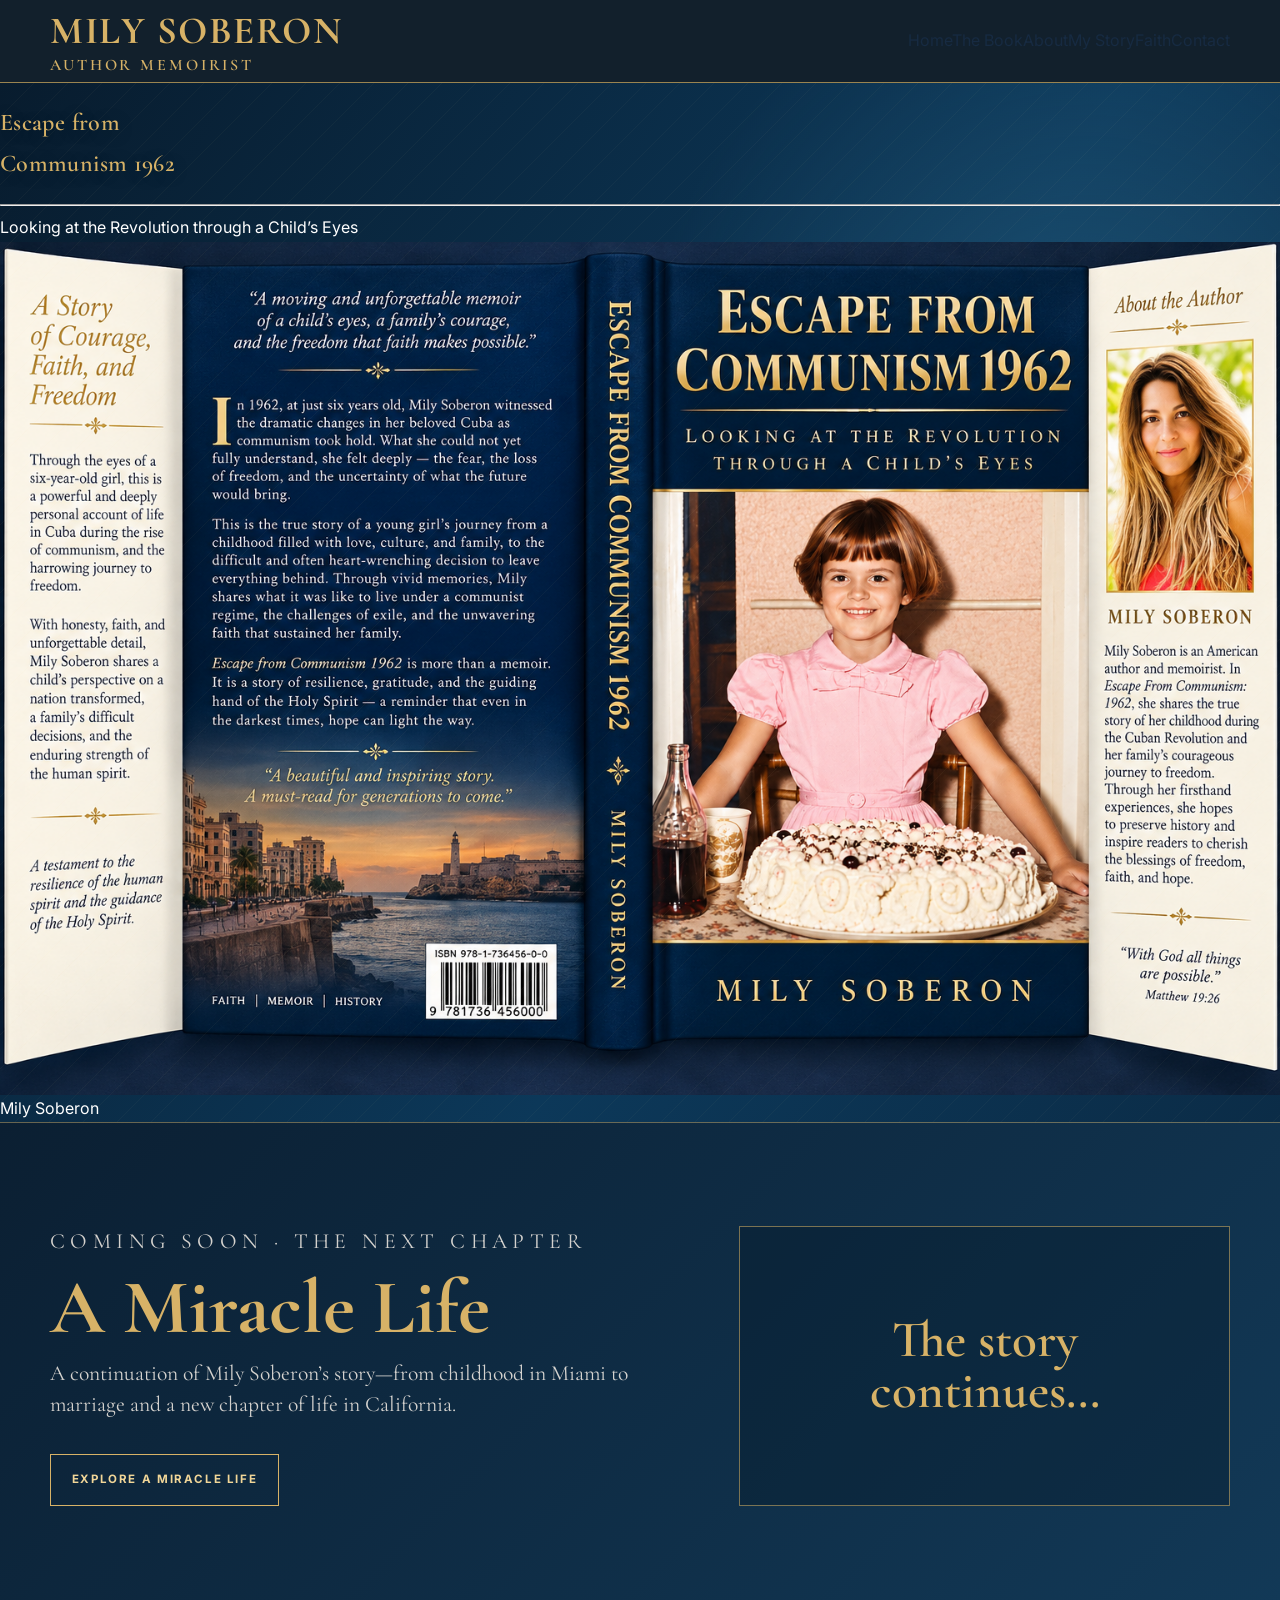
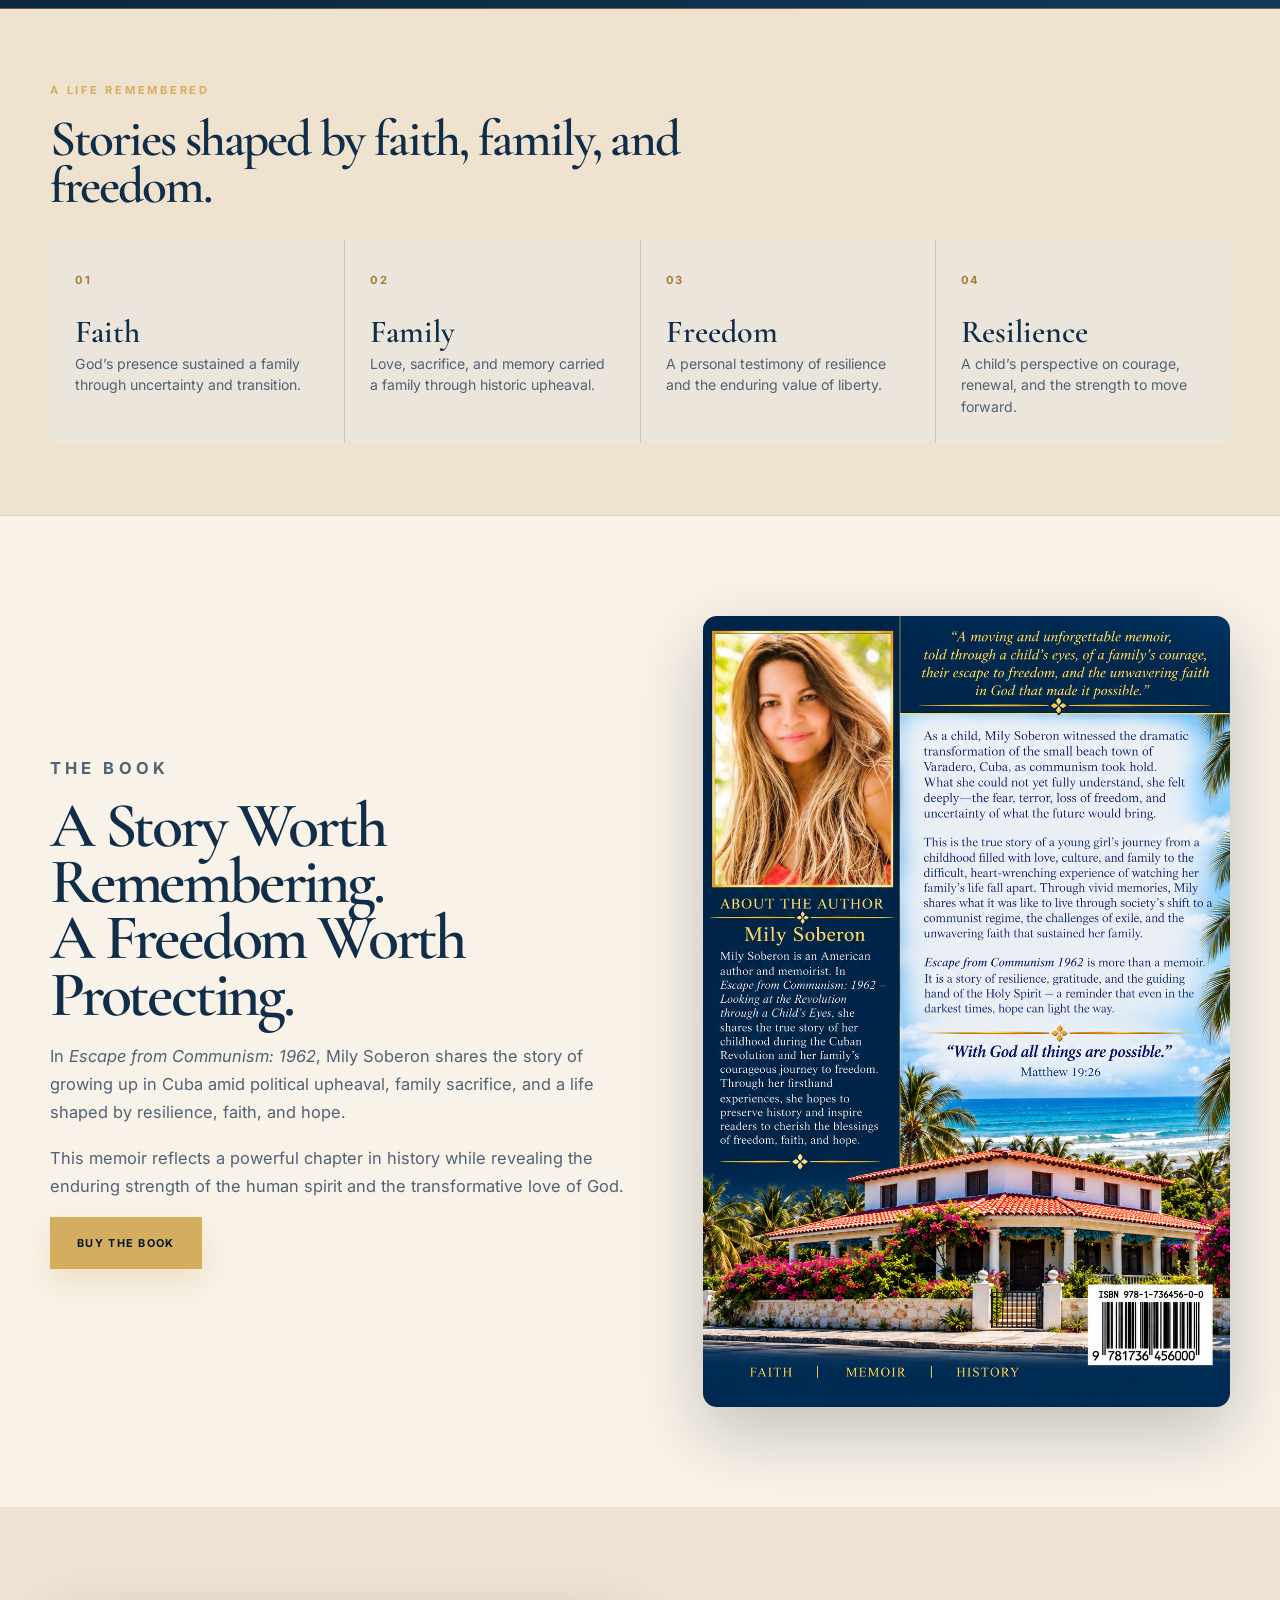
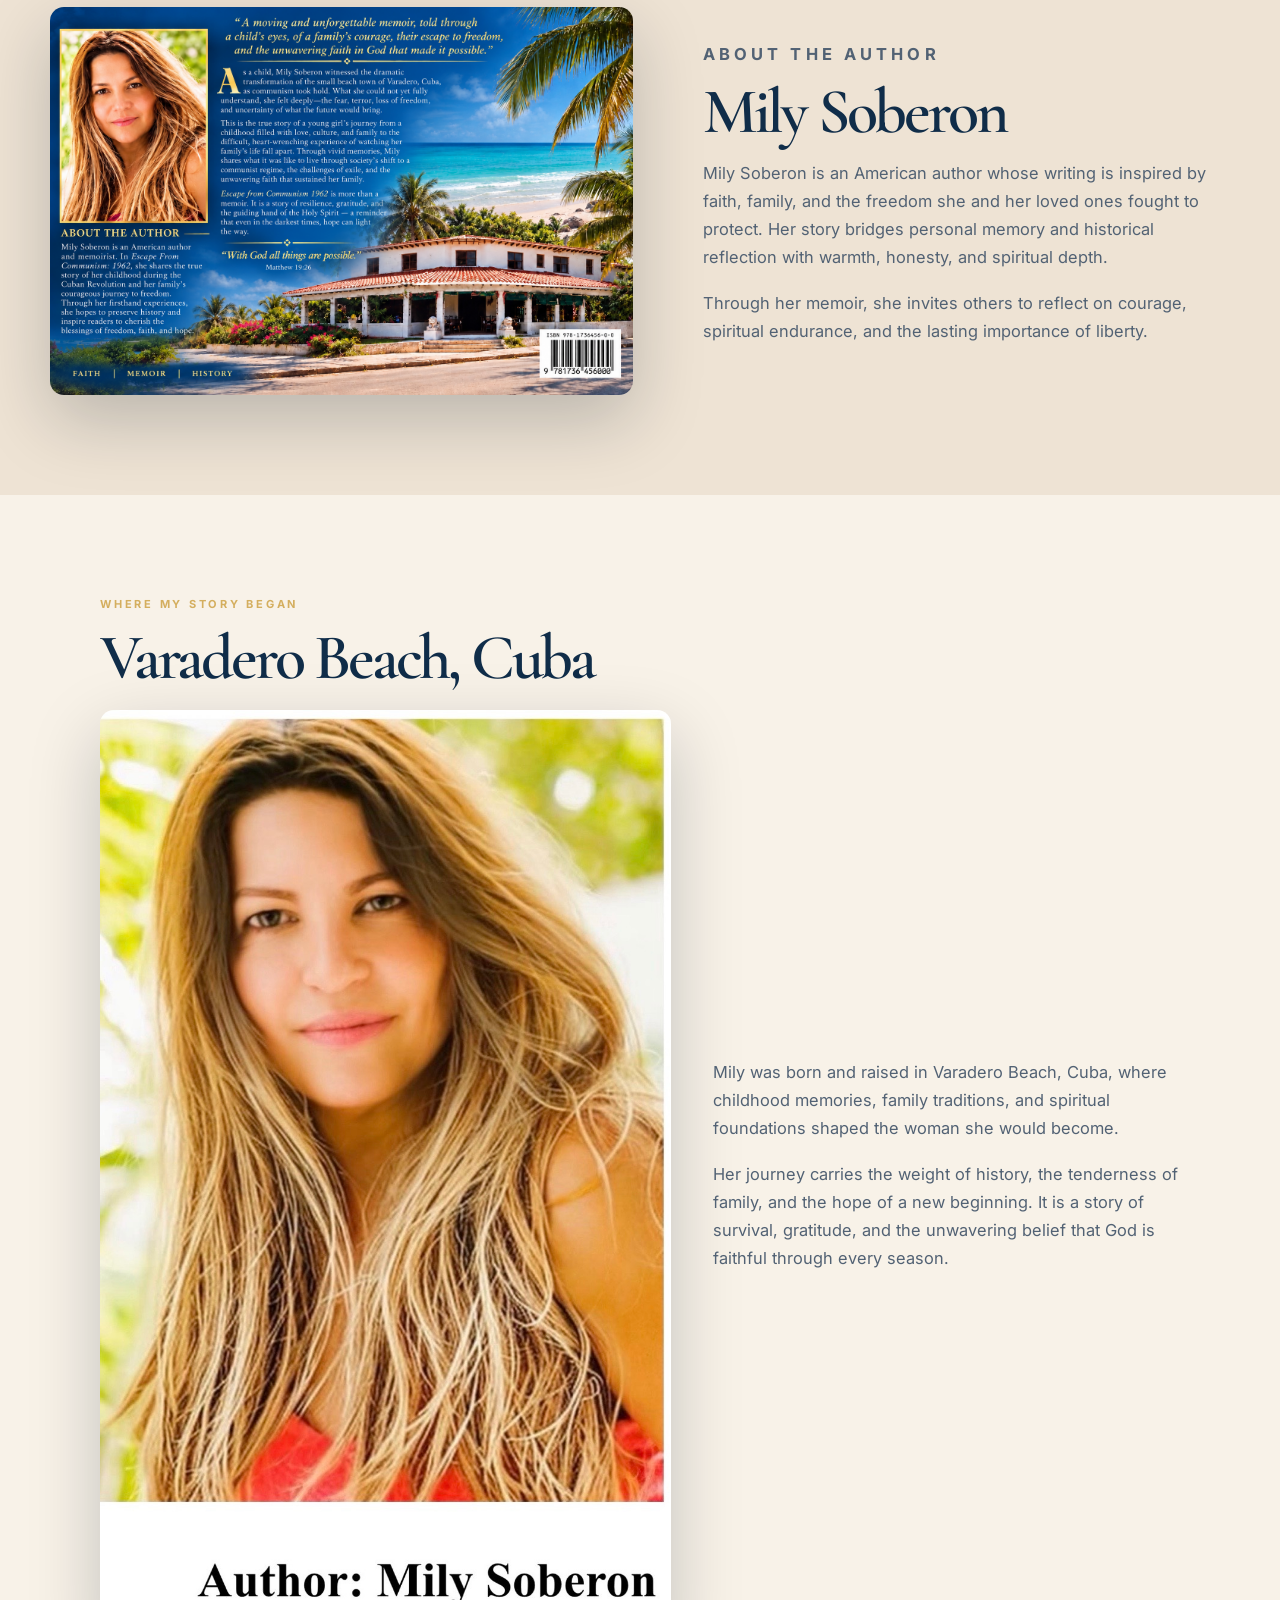
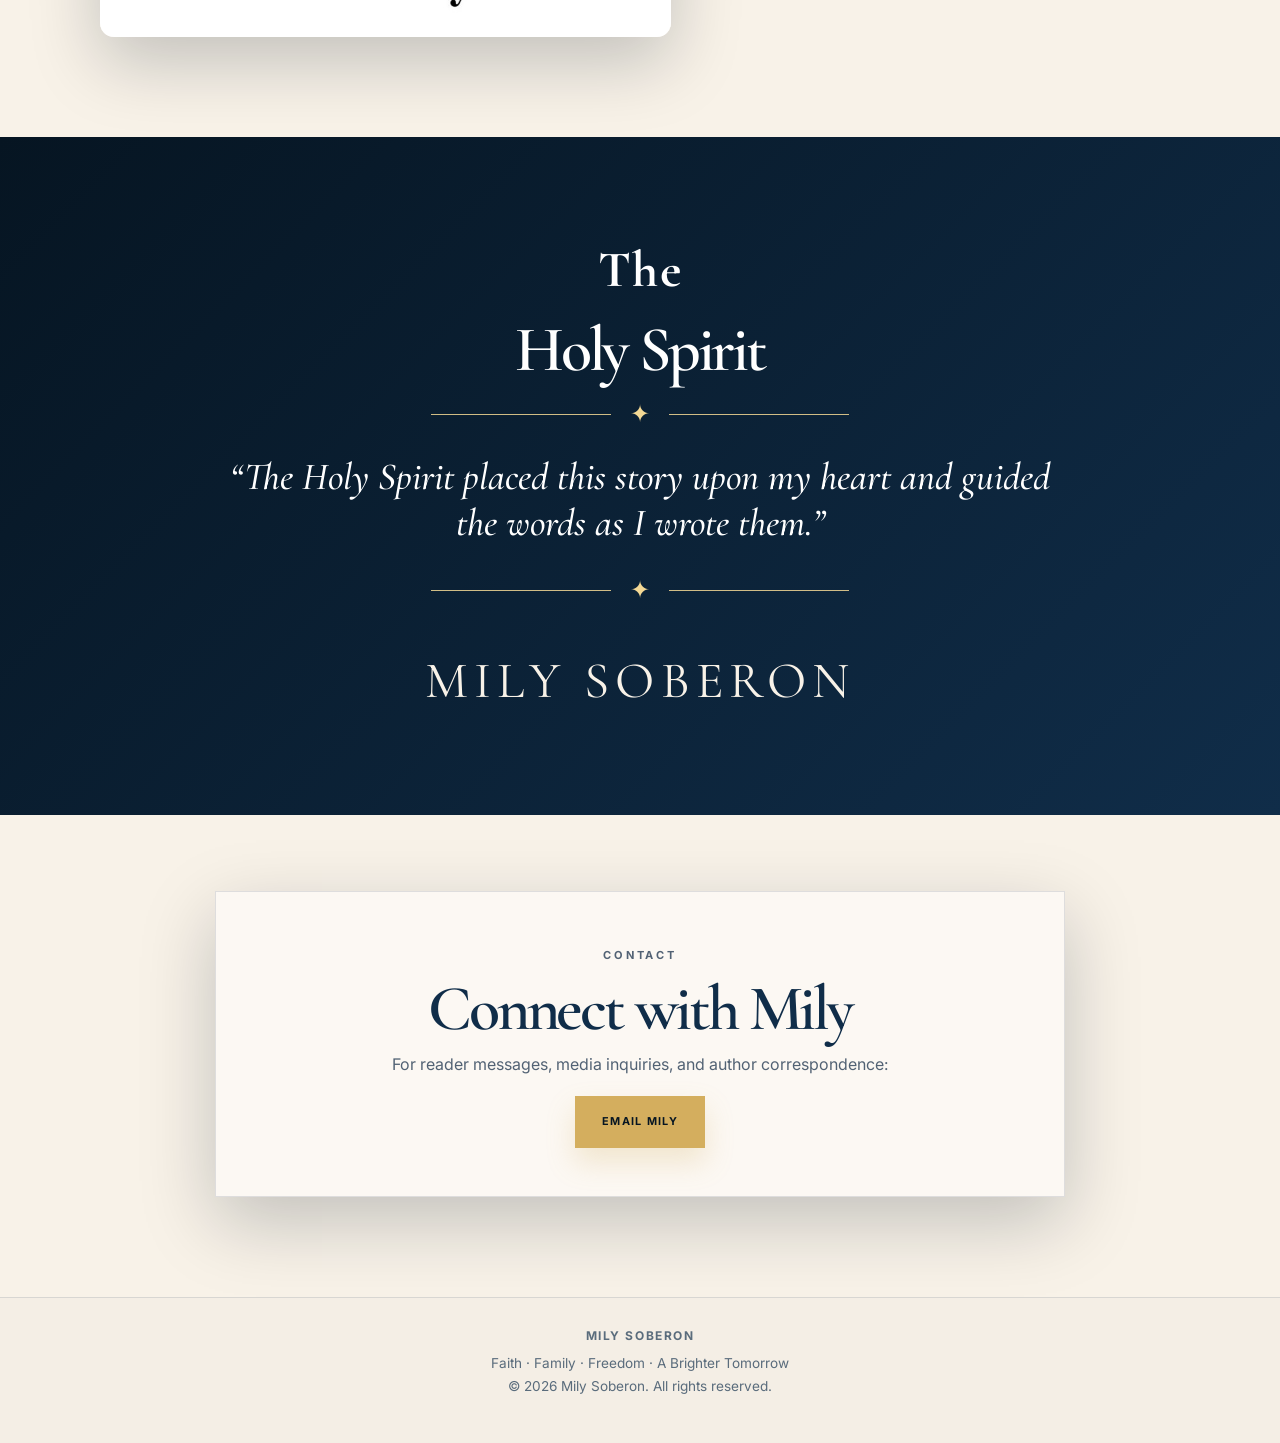
<file: index.html>
<!doctype html>
<html lang="en">
  <head>
    <meta charset="utf-8" />
    <meta name="viewport" content="width=device-width, initial-scale=1" />
    <title>Mily Soberon | Escape from Communism 1962</title>
    <meta name="description" content="Escape from Communism 1962 by Mily Soberon — a memoir of faith, family, freedom, and resilience." />
    <link rel="preconnect" href="https://fonts.googleapis.com" />
    <link rel="preconnect" href="https://fonts.gstatic.com" crossorigin />
    <link href="https://fonts.googleapis.com/css2?family=Cormorant+Garamond:wght@400;500;600;700&family=Inter:wght@400;500;600;700&display=swap" rel="stylesheet" />
    <link rel="stylesheet" href="style.css" />
    <style>
      .brand { display:flex; flex-direction:column; line-height:1.1; }
      .brand-name {
        color:#d7b267;
        font-family:"Cormorant Garamond",serif;
        font-size:clamp(2rem,3vw,2.8rem);
        font-weight:700;
        letter-spacing:.04em;
        text-transform:uppercase;
        text-shadow:0 1px 0 rgba(0,0,0,.18);
      }
      .brand-role {
        color:#d7b267;
        font-family:"Cormorant Garamond",serif;
        font-size:1rem;
        font-weight:600;
        letter-spacing:.18em;
        text-transform:uppercase;
        margin-top:.2rem;
      }
      .hero-title { color:#d7b267; font-family:"Cormorant Garamond",serif; font-weight:600; letter-spacing:.015em; text-shadow:0 3px 18px rgba(0,0,0,.3); }
      .miracle-teaser { background: linear-gradient(135deg,#0b1f32,#123957); border-top:1px solid rgba(215,178,103,.45); border-bottom:1px solid rgba(215,178,103,.45); padding:clamp(4rem,8vw,7rem) 0; }
      .miracle-teaser-inner { display:grid; grid-template-columns:1.1fr .9fr; align-items:center; gap:clamp(2rem,7vw,7rem); }
      .miracle-teaser h2 { color:#d7b267; font:700 clamp(3rem,6vw,6rem)/.9 "Cormorant Garamond",serif; margin:.7rem 0 1rem; }
      .miracle-teaser p { max-width:600px; color:rgba(246,239,231,.86); font:1.35rem/1.45 "Cormorant Garamond",serif; }
      .miracle-teaser-art { border:1px solid rgba(215,178,103,.55); min-height:280px; display:grid; place-items:center; padding:2rem; background:rgba(6,21,34,.3); }
      .miracle-teaser-art span { color:#d7b267; font:600 clamp(2rem,4vw,4rem)/1 "Cormorant Garamond",serif; text-align:center; }
      .miracle-link { display:inline-block; margin-top:1rem; padding:.95rem 1.3rem; border:1px solid #d7b267; color:#f1d698; text-transform:uppercase; letter-spacing:.14em; font-size:.72rem; font-weight:700; }
      @media(max-width:760px){.miracle-teaser-inner{grid-template-columns:1fr}.miracle-teaser-art{min-height:210px}}
      .faith-section { background:linear-gradient(135deg,#061522,#102d49); padding:clamp(3rem,7vw,6rem) 0; }
      .faith-plate { width:min(1100px,calc(100% - 32px)); margin:0 auto; text-align:center; color:#f8f2e8; }
      .faith-kicker { font-family:"Cormorant Garamond",serif; font-size:clamp(2.2rem,4vw,4rem); font-weight:700; letter-spacing:.02em; margin:0 0 .5rem; color:#fff; }
      .faith-title { margin:0; font-family:"Cormorant Garamond",serif; font-size:clamp(3.3rem,8vw,8rem); line-height:.88; letter-spacing:-.04em; color:#fff; font-weight:700; }
      .faith-divider,.faith-rule-bottom { display:flex; align-items:center; justify-content:center; gap:1.2rem; margin:1.5rem auto 1.75rem; color:#f4d995; }
      .faith-divider::before,.faith-divider::after,.faith-rule-bottom::before,.faith-rule-bottom::after { content:""; display:block; width:min(180px,24vw); height:1px; background:rgba(244,217,149,.85); }
      .faith-divider span,.faith-rule-bottom span { font-size:1.5rem; line-height:1; color:#f4d995; }
      .faith-quote { margin:0 auto; max-width:860px; font-family:"Cormorant Garamond",serif; font-size:clamp(2rem,3vw,3.2rem); line-height:1.2; color:#fff; font-style:italic; font-weight:500; }
      .faith-signoff { margin-top:2.25rem; font-family:"Cormorant Garamond",serif; font-size:clamp(2.3rem,4vw,4rem); letter-spacing:.12em; text-transform:uppercase; color:#f8f2e8; }
      .faith-rule-bottom { margin:2rem auto 0; }
    </style>
  </head>
  <body>
    <a class="skip-link" href="#main-content">Skip to content</a>
    <header class="site-header"><div class="container nav-wrap"><a class="brand" href="#home" aria-label="Mily Soberon home"><span class="brand-name">Mily Soberon</span><span class="brand-role">AUTHOR MEMOIRIST</span></a><nav aria-label="Primary navigation"><a href="#home">Home</a><a href="#book">The Book</a><a href="#about">About</a><a href="#story">My Story</a><a href="#faith">Faith</a><a href="#contact">Contact</a></nav></div></header>
    <main id="main-content">
      <section class="hero" id="home"><div class="hero-shell"><h1 class="hero-title">Escape from<br />Communism 1962</h1><hr class="hero-line" /><span class="hero-subtitle">Looking at the Revolution through a Child’s Eyes</span><div class="hero-image-wrap"><img class="hero-image" src="assets/book-cover.png" alt="Escape from Communism 1962 book cover featuring Mily Soberon as a child with a cake" /></div><div class="hero-author-name">Mily Soberon</div></div></section>
      <section class="miracle-teaser" aria-labelledby="miracle-title"><div class="container miracle-teaser-inner"><div><p class="eyebrow">Coming Soon · The Next Chapter</p><h2 id="miracle-title">A Miracle Life</h2><p>A continuation of Mily Soberon’s story—from childhood in Miami to marriage and a new chapter of life in California.</p><a class="miracle-link" href="miracle-life.html">Explore A Miracle Life</a></div><div class="miracle-teaser-art" aria-hidden="true"><span>The story<br />continues…</span></div></div></section>
      <section class="highlights-section" aria-label="Memoir themes"><div class="container"><div class="section-head"><p class="eyebrow">A Life Remembered</p><h2>Stories shaped by faith, family, and freedom.</h2></div><div class="feature-grid"><article class="feature-card"><span class="feature-number">01</span><h3>Faith</h3><p>God’s presence sustained a family through uncertainty and transition.</p></article><article class="feature-card"><span class="feature-number">02</span><h3>Family</h3><p>Love, sacrifice, and memory carried a family through historic upheaval.</p></article><article class="feature-card"><span class="feature-number">03</span><h3>Freedom</h3><p>A personal testimony of resilience and the enduring value of liberty.</p></article><article class="feature-card"><span class="feature-number">04</span><h3>Resilience</h3><p>A child’s perspective on courage, renewal, and the strength to move forward.</p></article></div></div></section>
      <section id="book" class="content-section book-section"><div class="container split-layout"><div class="copy-block"><p class="eyebrow">The Book</p><h2>A Story Worth Remembering.<br />A Freedom Worth Protecting.</h2><p>In <em>Escape from Communism: 1962</em>, Mily Soberon shares the story of growing up in Cuba amid political upheaval, family sacrifice, and a life shaped by resilience, faith, and hope.</p><p>This memoir reflects a powerful chapter in history while revealing the enduring strength of the human spirit and the transformative love of God.</p><div class="cta-row"><a class="button button-primary" href="https://www.amazon.com/s?k=Escape+from+Communism+1962+Mily+Soberon" target="_blank" rel="noopener noreferrer">Buy the Book</a></div></div><div class="visual-block"><img src="assets/Escape.BuytheBook.png" alt="Escape from Communism 1962 corrected book artwork" loading="lazy" /></div></div></section>
      <section id="about" class="content-section alt-section"><div class="container split-layout"><div class="visual-block"><img src="assets/back-cover.png" alt="Mily Soberon author artwork" loading="lazy" /></div><div class="copy-block"><p class="eyebrow">About the Author</p><h2>Mily Soberon</h2><p>Mily Soberon is an American author whose writing is inspired by faith, family, and the freedom she and her loved ones fought to protect. Her story bridges personal memory and historical reflection with warmth, honesty, and spiritual depth.</p><p>Through her memoir, she invites others to reflect on courage, spiritual endurance, and the lasting importance of liberty.</p></div></div></section>
      <section id="story" class="content-section"><div class="container story-wrap"><p class="eyebrow">Where My Story Began</p><h2>Varadero Beach, Cuba</h2><div class="story-grid"><img src="assets/Authors%20Photo%20.jpeg" alt="Mily Soberon portrait in Varadero Beach, Cuba" loading="lazy" /><div class="story-copy"><p>Mily was born and raised in Varadero Beach, Cuba, where childhood memories, family traditions, and spiritual foundations shaped the woman she would become.</p><p>Her journey carries the weight of history, the tenderness of family, and the hope of a new beginning. It is a story of survival, gratitude, and the unwavering belief that God is faithful through every season.</p></div></div></div></section>
      <section id="faith" class="content-section faith-section"><div class="faith-plate"><p class="faith-kicker">The</p><h2 class="faith-title">Holy Spirit</h2><div class="faith-divider"><span>✦</span></div><p class="faith-quote">“The Holy Spirit placed this story upon my heart and guided the words as I wrote them.”</p><div class="faith-rule-bottom"><span>✦</span></div><div class="faith-signoff">Mily Soberon</div></div></section>
      <section id="contact" class="content-section contact-section"><div class="container contact-box"><p class="eyebrow">Contact</p><h2>Connect with Mily</h2><p>For reader messages, media inquiries, and author correspondence:</p><a class="button button-primary" href="mailto:milsobe2727@gmail.com">Email Mily</a></div></section>
    </main>
    <footer class="site-footer"><div class="container footer-wrap"><strong>MILY SOBERON</strong><p>Faith · Family · Freedom · A Brighter Tomorrow</p><p>© 2026 Mily Soberon. All rights reserved.</p></div></footer>
  </body>
</html>
</file>
<file: style.css>
:root{--navy-950:#061522;--navy-900:#0a2034;--navy-800:#102d49;--navy-700:#174568;--gold:#d4ae5e;--gold-light:#f4d995;--ivory:#f8f2e8;--ink:#172b42;--muted:#526274;--shadow:0 25px 70px rgba(3,18,32,.22)}*{box-sizing:border-box}html{scroll-behavior:smooth;scroll-padding-top:90px}body{margin:0;background:var(--ivory);color:var(--ink);font-family:Inter,Arial,sans-serif;line-height:1.7}img{display:block;max-width:100%}p{margin:0 0 1.1rem}a{color:inherit;text-decoration:none}.skip-link{position:absolute;left:1rem;top:-5rem;background:var(--gold);color:var(--navy-950);padding:.7rem 1rem;z-index:100}.skip-link:focus{top:1rem}.container{width:min(1180px,calc(100% - 48px));margin:0 auto}.site-header{position:sticky;top:0;z-index:20;background:rgba(6,21,34,.95);backdrop-filter:blur(14px);border-bottom:1px solid rgba(212,174,94,.7)}.nav-wrap{display:flex;align-items:center;justify-content:space-between;gap:2rem;min-height:82px}.brand{display:inline-flex;flex-direction:column;line-height:1;text-transform:uppercase;letter-spacing:.12em}.brand-name{font:700 clamp(1.4rem,2vw,2rem) 'Cormorant Garamond',Georgia,serif;color:#fff}.brand-role{margin-top:7px;color:rgba(255,255,255,.68);font-size:.6rem;letter-spacing:.22em}.main-nav{display:flex;gap:26px;color:rgba(255,255,255,.82);font-size:.68rem;font-weight:700;letter-spacing:.12em;text-transform:uppercase}.main-nav a{position:relative}.main-nav a:after{content:'';position:absolute;left:0;right:0;bottom:-9px;height:2px;background:var(--gold);transform:scaleX(0);transform-origin:left;transition:transform .2s ease}.main-nav a:hover:after,.main-nav a:focus-visible:after{transform:scaleX(1)}.hero{position:relative;overflow:hidden;min-height:720px;background:radial-gradient(circle at 85% 30%,rgba(44,103,137,.5),transparent 34%),linear-gradient(120deg,#081c2e,#0c3859 60%,#0b2c47);color:#fff}.hero:after{content:'';position:absolute;inset:0;opacity:.18;background-image:linear-gradient(135deg,transparent 0 49%,rgba(244,217,149,.2) 50%,transparent 51%);background-size:34px 34px;pointer-events:none}.hero-grid{position:relative;z-index:1;display:grid;grid-template-columns:1.15fr .85fr;align-items:center;gap:3rem;padding:80px 0 68px}.eyebrow{margin:0 0 1rem;color:var(--gold);font-size:.69rem;font-weight:700;letter-spacing:.25em;text-transform:uppercase}.hero-copy h1{margin:0;font:600 clamp(4.5rem,8.5vw,9rem)/.77 'Cormorant Garamond',Georgia,serif;letter-spacing:-.065em}.hero-copy h1 span{display:block}.hero-copy h1 .comm{font-size:1.05em}.hero-copy h1 .year{margin-left:.12em;color:var(--gold-light);font-size:.66em;line-height:1}.hero-copy h2{max-width:620px;margin:1.1rem 0 1.2rem;color:rgba(255,255,255,.88);font:italic 500 clamp(1.8rem,3vw,3rem)/1.05 'Cormorant Garamond',Georgia,serif}.lead{max-width:650px;color:rgba(255,255,255,.8);font-size:1.03rem}.cta-row{display:flex;flex-wrap:wrap;align-items:center;gap:14px}.button{display:inline-flex;align-items:center;justify-content:center;min-height:52px;padding:0 26px;border:1px solid transparent;text-transform:uppercase;letter-spacing:.12em;font-size:.68rem;font-weight:700;transition:transform .2s,box-shadow .2s,background .2s}.button:hover,.button:focus-visible{transform:translateY(-3px)}.button-primary{background:var(--gold);color:var(--navy-950);box-shadow:0 14px 28px rgba(212,174,94,.25)}.button-primary:hover,.button-primary:focus-visible{background:var(--gold-light)}.button-secondary{border-color:rgba(255,255,255,.7);color:#fff}.button-secondary:hover,.button-secondary:focus-visible{background:rgba(255,255,255,.1)}.hero-visual{display:flex;justify-content:center;align-items:center;min-height:570px}.book-stack{position:relative;width:min(510px,100%);height:600px}.book-card{position:absolute;box-shadow:var(--shadow)}.book-front{z-index:3;top:26px;right:76px;width:292px;height:430px}.book-front img{width:100%;height:100%;object-fit:cover;border-radius:7px 7px 12px 12px;box-shadow:0 28px 50px rgba(0,0,0,.38)}.quote-card{z-index:2;top:245px;left:4px;width:270px;min-height:228px;padding:22px;background:rgba(8,33,53,.94);border:1px solid rgba(212,174,94,.45)}.quote-box{display:flex;flex-direction:column;justify-content:center;height:100%;color:rgba(255,255,255,.88)}.quote-tag,.meta-label{color:var(--gold-light);font-size:.62rem;font-weight:700;letter-spacing:.1em;text-transform:uppercase}.quote-tag{margin-bottom:14px}.quote-box p:last-child{margin:0;font:500 1.35rem/1.12 'Cormorant Garamond',Georgia,serif}.author-card{z-index:4;right:0;bottom:0;width:228px;background:#0b263d;border:1px solid rgba(255,255,255,.2)}.author-card img{width:100%;height:205px;object-fit:cover}.author-meta{padding:14px 17px 17px}.meta-label{display:block;margin-bottom:5px}.author-meta h3{margin:0;color:#fff;font:600 1.8rem/1 'Cormorant Garamond',Georgia,serif}.highlights-section{padding:72px 0;background:#efe3d0;border-bottom:1px solid rgba(16,45,73,.1)}.section-head{max-width:650px;margin-bottom:30px}.section-head h2{margin:0;color:var(--navy-800);font:600 clamp(2.5rem,4vw,4rem)/.92 'Cormorant Garamond',Georgia,serif;letter-spacing:-.04em}.feature-grid{display:grid;grid-template-columns:repeat(4,1fr);gap:1px;background:rgba(16,45,73,.16)}.feature-card{min-height:190px;padding:25px;background:rgba(248,242,232,.72)}.feature-number{color:#a37e35;font-size:.7rem;letter-spacing:.15em;font-weight:700}.feature-card h3{margin:23px 0 5px;color:var(--navy-800);font:600 2rem/1 'Cormorant Garamond',Georgia,serif}.feature-card p{margin:0;color:var(--muted);font-size:.88rem;line-height:1.55}.content-section{padding:100px 0}.split-layout{display:grid;grid-template-columns:1.05fr .95fr;align-items:center;gap:70px}.copy-block h2,.story-wrap h2,.faith-section h2,.contact-box h2{margin:0 0 1.2rem;color:var(--navy-800);font:600 clamp(3rem,5vw,4.8rem)/.88 'Cormorant Garamond',Georgia,serif;letter-spacing:-.05em}.copy-block p,.story-copy{color:var(--muted);font-size:1.03rem}.visual-block img{width:100%;border-radius:14px;box-shadow:var(--shadow)}.alt-section{background:#eee3d4}.story-wrap{max-width:1080px}.story-wrap h2{margin-bottom:1.5rem}.story-grid{display:grid;grid-template-columns:1.1fr .9fr;align-items:center;gap:42px}.story-grid img{border-radius:14px;box-shadow:var(--shadow)}.faith-section{background:var(--navy-900);color:#fff}.faith-section .narrow{max-width:850px;text-align:center}.faith-section h2,.faith-section p{color:#fff}.faith-section blockquote{max-width:780px;margin:1.5rem auto 1.8rem;padding:28px;border-left:4px solid var(--gold);background:rgba(212,174,94,.1);color:#fff;text-align:left;font:500 clamp(1.9rem,3.5vw,3.2rem)/1.1 'Cormorant Garamond',Georgia,serif}.faith-section p:last-child{color:rgba(255,255,255,.75)}.contact-section{padding-top:76px}.contact-box{max-width:850px;padding:54px 30px 48px;text-align:center;border:1px solid rgba(16,45,73,.13);background:rgba(255,255,255,.45);box-shadow:var(--shadow)}.contact-box h2{margin-bottom:.85rem}.contact-box p{color:var(--muted)}.site-footer{padding:28px 0 45px;border-top:1px solid rgba(16,45,73,.12);background:#f4eee5}.footer-wrap{text-align:center;color:rgba(16,45,73,.68);font-size:.85rem}.footer-wrap strong{display:block;margin-bottom:6px;letter-spacing:.13em;font-size:.75rem}.footer-wrap p{margin:0}@media(max-width:980px){.hero-grid,.split-layout,.story-grid{grid-template-columns:1fr}.hero{min-height:auto}.hero-copy{max-width:760px}.hero-visual{min-height:540px}.feature-grid{grid-template-columns:repeat(2,1fr)}.split-layout{gap:38px}}@media(max-width:700px){.container{width:min(100% - 30px,1180px)}.nav-wrap{flex-direction:column;justify-content:center;padding:17px 0 15px;gap:15px}.main-nav{flex-wrap:wrap;justify-content:center;gap:12px 16px;font-size:.6rem}.hero-grid{padding:58px 0 40px}.hero-copy h1{font-size:clamp(4rem,18vw,6.3rem)}.hero-copy h2{font-size:2rem}.hero-visual{min-height:470px}.book-stack{height:490px}.book-front{top:35px;right:42px;width:218px;height:322px}.quote-card{top:205px;left:0;width:205px;min-height:190px;padding:16px}.quote-box p:last-child{font-size:1.08rem}.author-card{width:174px}.author-card img{height:155px}.author-meta{padding:11px 13px 14px}.author-meta h3{font-size:1.5rem}.feature-grid{grid-template-columns:1fr}.content-section{padding:72px 0}.button{width:100%}.cta-row{flex-direction:column;align-items:stretch}.copy-block h2,.story-wrap h2,.faith-section h2,.contact-box h2{font-size:clamp(2.9rem,13vw,4rem)}}@media(max-width:420px){.hero-visual{min-height:405px}.book-stack{height:420px}.book-front{width:178px;height:263px;right:32px}.quote-card{width:169px;top:174px;font-size:.9rem}.author-card{width:145px}.author-card img{height:128px}.author-meta h3{font-size:1.3rem}}
</file>
